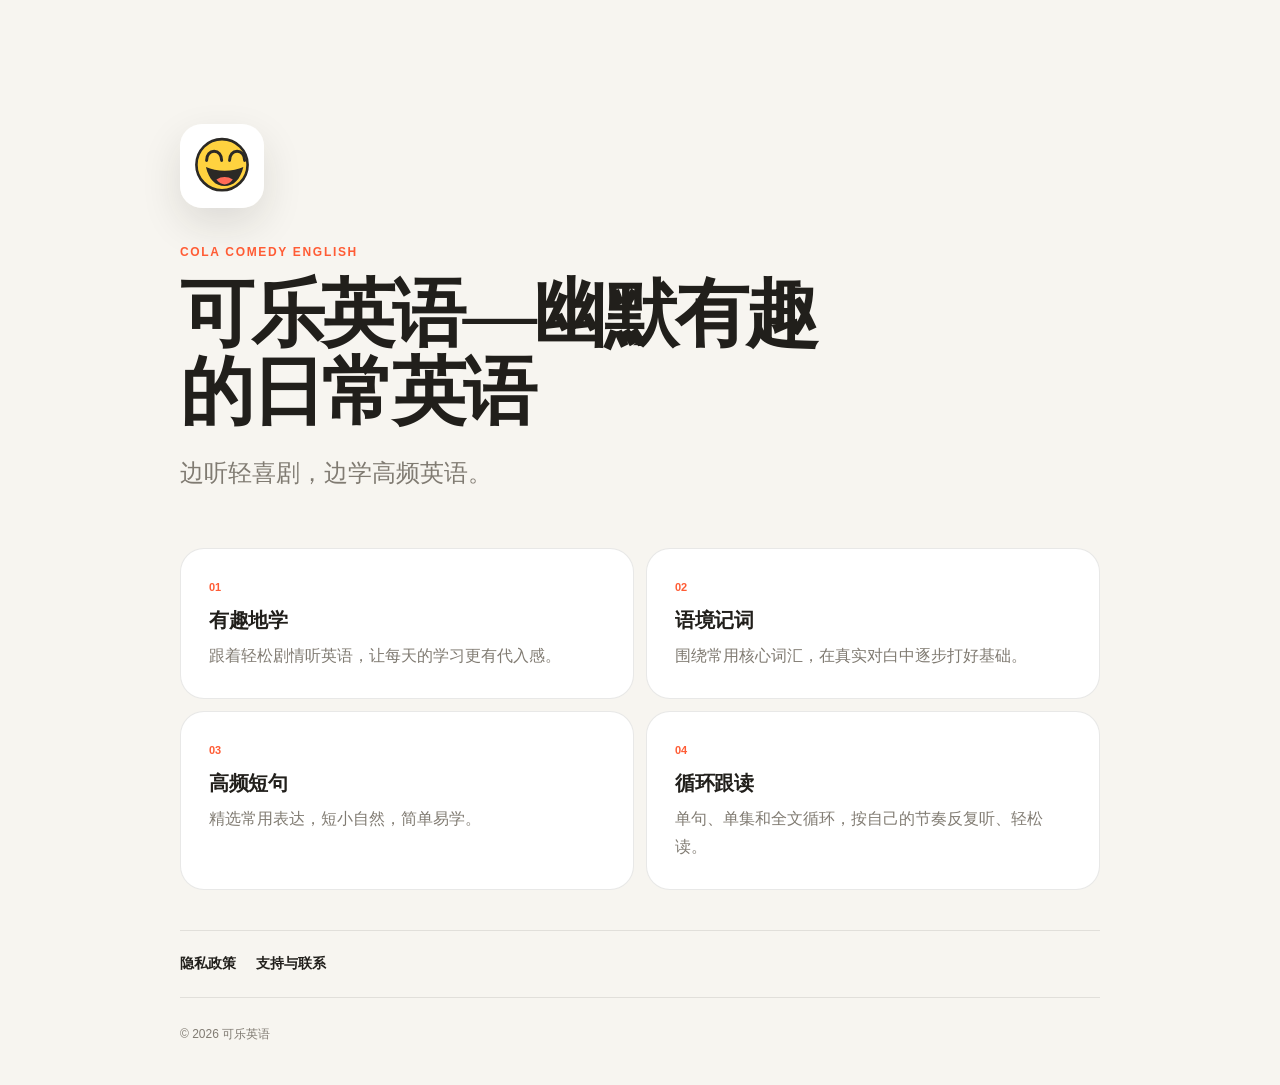
<file: index.html>
<!doctype html>
<html lang="zh-CN">
<head>
  <meta charset="utf-8">
  <meta name="viewport" content="width=device-width, initial-scale=1">
  <meta name="description" content="可乐英语—幽默有趣的日常英语：边听轻喜剧，边学高频英语。">
  <title>可乐英语—幽默有趣的日常英语</title>
  <link rel="stylesheet" href="styles.css">
</head>
<body>
  <main class="page">
    <header class="hero">
      <img src="app-icon.svg" alt="可乐英语图标" class="app-icon">
      <p class="eyebrow">COLA COMEDY ENGLISH</p>
      <h1>可乐英语—幽默有趣的日常英语</h1>
      <p class="lead">边听轻喜剧，边学高频英语。</p>
    </header>

    <section class="feature-grid" aria-label="产品特色">
      <article>
        <span>01</span>
        <h2>有趣地学</h2>
        <p>跟着轻松剧情听英语，让每天的学习更有代入感。</p>
      </article>
      <article>
        <span>02</span>
        <h2>语境记词</h2>
        <p>围绕常用核心词汇，在真实对白中逐步打好基础。</p>
      </article>
      <article>
        <span>03</span>
        <h2>高频短句</h2>
        <p>精选常用表达，短小自然，简单易学。</p>
      </article>
      <article>
        <span>04</span>
        <h2>循环跟读</h2>
        <p>单句、单集和全文循环，按自己的节奏反复听、轻松读。</p>
      </article>
    </section>

    <nav class="links" aria-label="法律与支持">
      <a href="privacy.html">隐私政策</a>
      <a href="support.html">支持与联系</a>
    </nav>

    <footer>© 2026 可乐英语</footer>
  </main>
</body>
</html>
</file>
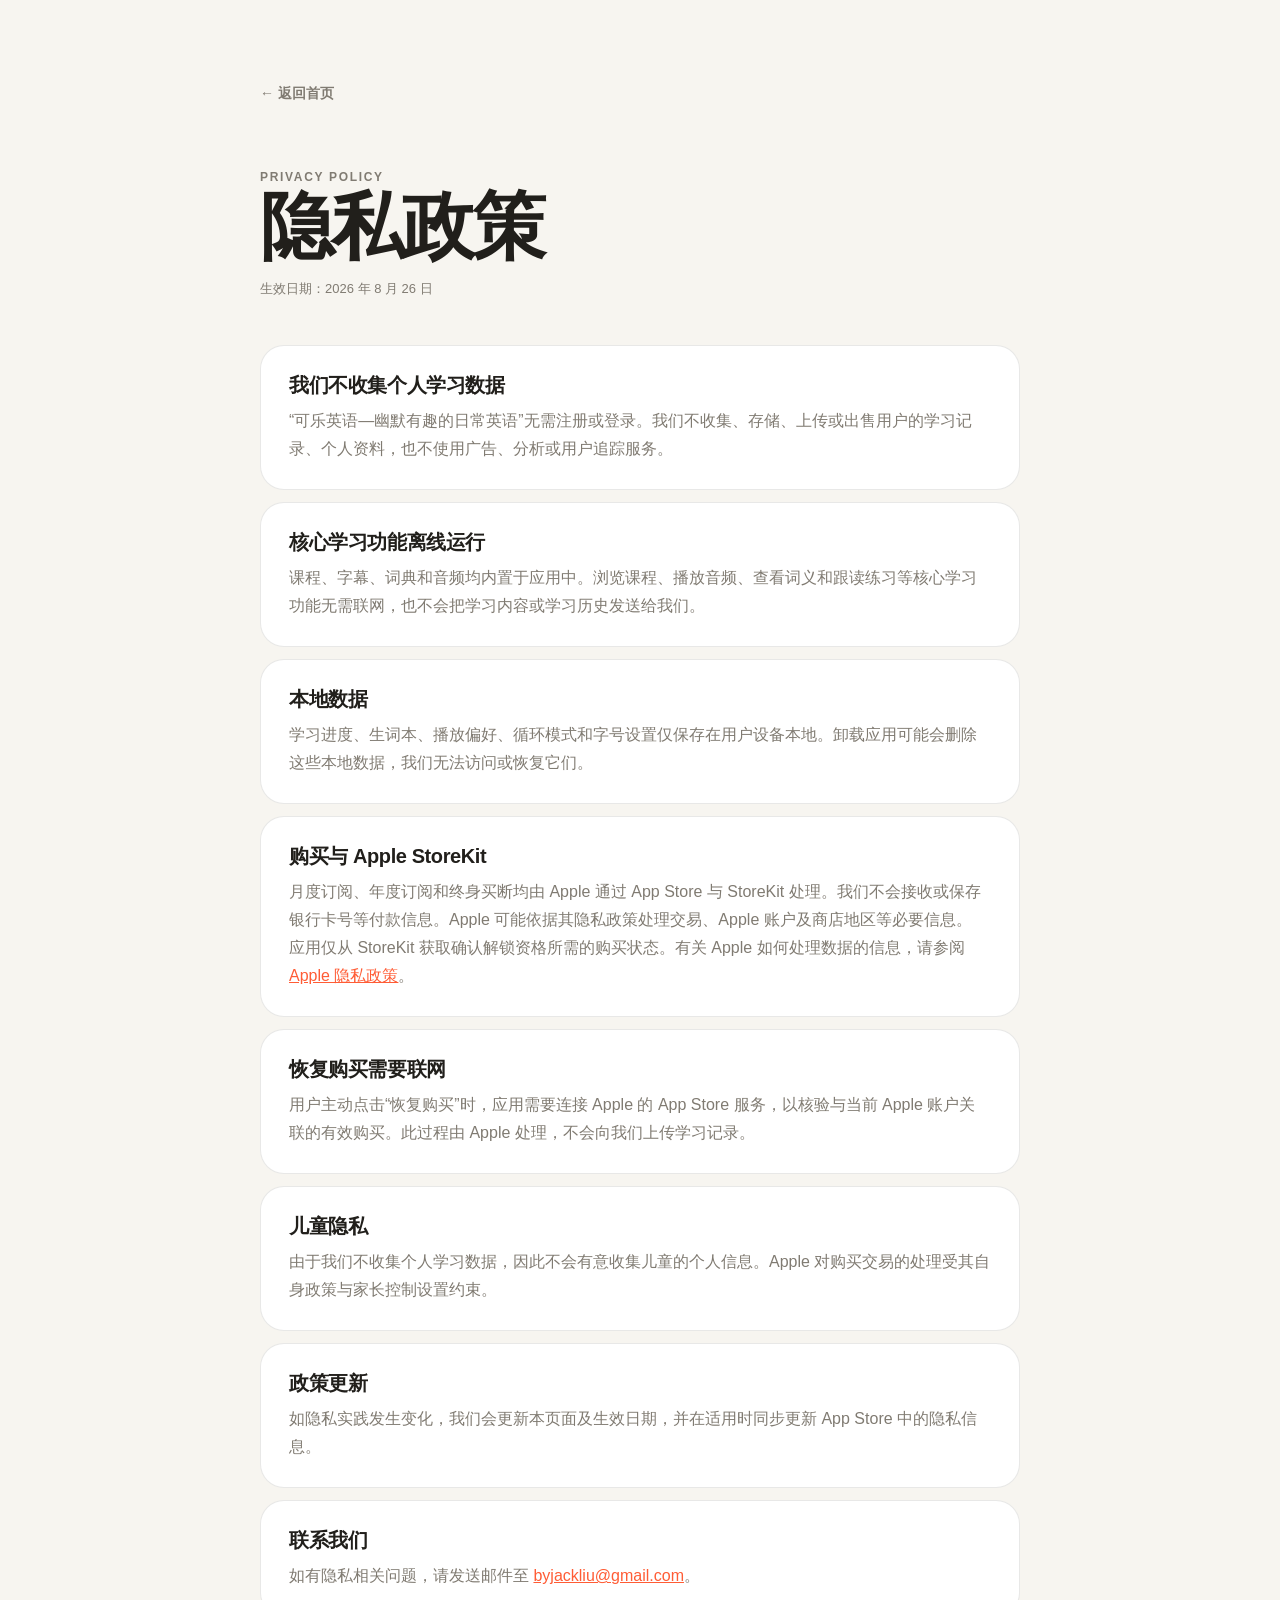
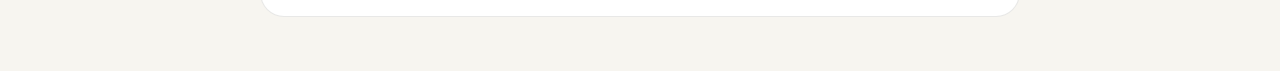
<file: privacy.html>
<!doctype html>
<html lang="zh-CN">
<head>
  <meta charset="utf-8">
  <meta name="viewport" content="width=device-width, initial-scale=1">
  <meta name="description" content="可乐英语—幽默有趣的日常英语隐私政策">
  <title>隐私政策 · 可乐英语—幽默有趣的日常英语</title>
  <link rel="stylesheet" href="styles.css">
</head>
<body>
  <main class="page document">
    <a class="back" href="index.html">← 返回首页</a>
    <p class="eyebrow">PRIVACY POLICY</p>
    <h1>隐私政策</h1>
    <p class="meta">生效日期：2026 年 8 月 26 日</p>

    <section>
      <h2>我们不收集个人学习数据</h2>
      <p>“可乐英语—幽默有趣的日常英语”无需注册或登录。我们不收集、存储、上传或出售用户的学习记录、个人资料，也不使用广告、分析或用户追踪服务。</p>
    </section>

    <section>
      <h2>核心学习功能离线运行</h2>
      <p>课程、字幕、词典和音频均内置于应用中。浏览课程、播放音频、查看词义和跟读练习等核心学习功能无需联网，也不会把学习内容或学习历史发送给我们。</p>
    </section>

    <section>
      <h2>本地数据</h2>
      <p>学习进度、生词本、播放偏好、循环模式和字号设置仅保存在用户设备本地。卸载应用可能会删除这些本地数据，我们无法访问或恢复它们。</p>
    </section>

    <section>
      <h2>购买与 Apple StoreKit</h2>
      <p>月度订阅、年度订阅和终身买断均由 Apple 通过 App Store 与 StoreKit 处理。我们不会接收或保存银行卡号等付款信息。Apple 可能依据其隐私政策处理交易、Apple 账户及商店地区等必要信息。</p>
      <p>应用仅从 StoreKit 获取确认解锁资格所需的购买状态。有关 Apple 如何处理数据的信息，请参阅 <a href="https://www.apple.com/legal/privacy/">Apple 隐私政策</a>。</p>
    </section>

    <section>
      <h2>恢复购买需要联网</h2>
      <p>用户主动点击“恢复购买”时，应用需要连接 Apple 的 App Store 服务，以核验与当前 Apple 账户关联的有效购买。此过程由 Apple 处理，不会向我们上传学习记录。</p>
    </section>

    <section>
      <h2>儿童隐私</h2>
      <p>由于我们不收集个人学习数据，因此不会有意收集儿童的个人信息。Apple 对购买交易的处理受其自身政策与家长控制设置约束。</p>
    </section>

    <section>
      <h2>政策更新</h2>
      <p>如隐私实践发生变化，我们会更新本页面及生效日期，并在适用时同步更新 App Store 中的隐私信息。</p>
    </section>

    <section>
      <h2>联系我们</h2>
      <p>如有隐私相关问题，请发送邮件至 <a href="mailto:byjackliu@gmail.com">byjackliu@gmail.com</a>。</p>
    </section>
  </main>
</body>
</html>
</file>
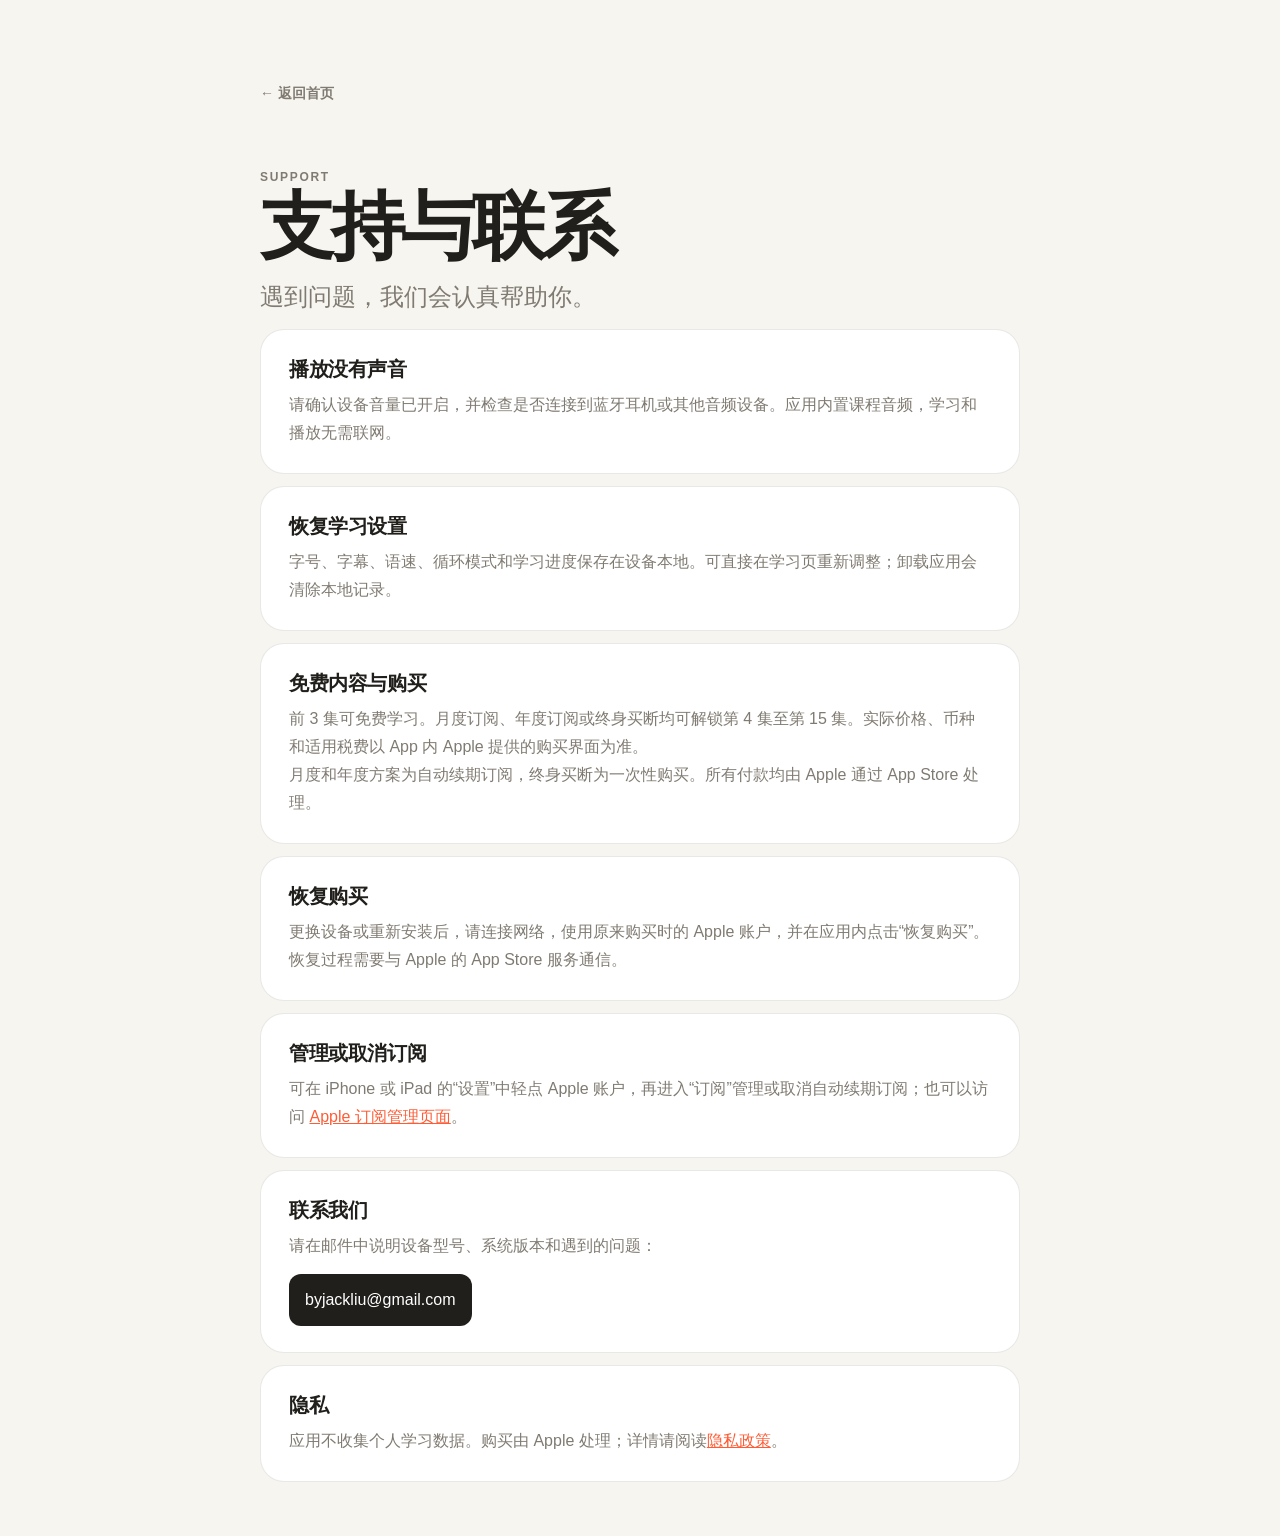
<file: support.html>
<!doctype html>
<html lang="zh-CN">
<head>
  <meta charset="utf-8">
  <meta name="viewport" content="width=device-width, initial-scale=1">
  <meta name="description" content="可乐英语—幽默有趣的日常英语支持与联系">
  <title>支持与联系 · 可乐英语—幽默有趣的日常英语</title>
  <link rel="stylesheet" href="styles.css">
</head>
<body>
  <main class="page document">
    <a class="back" href="index.html">← 返回首页</a>
    <p class="eyebrow">SUPPORT</p>
    <h1>支持与联系</h1>
    <p class="lead">遇到问题，我们会认真帮助你。</p>

    <section>
      <h2>播放没有声音</h2>
      <p>请确认设备音量已开启，并检查是否连接到蓝牙耳机或其他音频设备。应用内置课程音频，学习和播放无需联网。</p>
    </section>

    <section>
      <h2>恢复学习设置</h2>
      <p>字号、字幕、语速、循环模式和学习进度保存在设备本地。可直接在学习页重新调整；卸载应用会清除本地记录。</p>
    </section>

    <section>
      <h2>免费内容与购买</h2>
      <p>前 3 集可免费学习。月度订阅、年度订阅或终身买断均可解锁第 4 集至第 15 集。实际价格、币种和适用税费以 App 内 Apple 提供的购买界面为准。</p>
      <p>月度和年度方案为自动续期订阅，终身买断为一次性购买。所有付款均由 Apple 通过 App Store 处理。</p>
    </section>

    <section>
      <h2>恢复购买</h2>
      <p>更换设备或重新安装后，请连接网络，使用原来购买时的 Apple 账户，并在应用内点击“恢复购买”。恢复过程需要与 Apple 的 App Store 服务通信。</p>
    </section>

    <section>
      <h2>管理或取消订阅</h2>
      <p>可在 iPhone 或 iPad 的“设置”中轻点 Apple 账户，再进入“订阅”管理或取消自动续期订阅；也可以访问 <a href="https://apps.apple.com/account/subscriptions">Apple 订阅管理页面</a>。</p>
    </section>

    <section>
      <h2>联系我们</h2>
      <p>请在邮件中说明设备型号、系统版本和遇到的问题：</p>
      <p><a class="email-button" href="mailto:byjackliu@gmail.com?subject=可乐英语—幽默有趣的日常英语支持">byjackliu@gmail.com</a></p>
    </section>

    <section>
      <h2>隐私</h2>
      <p>应用不收集个人学习数据。购买由 Apple 处理；详情请阅读<a href="privacy.html">隐私政策</a>。</p>
    </section>
  </main>
</body>
</html>
</file>
<file: styles.css>
:root {
  color-scheme: light;
  --paper: #f7f5f0;
  --card: #ffffff;
  --ink: #211f1b;
  --muted: #807b72;
  --accent: #ff5c35;
  --line: rgba(33, 31, 27, .1);
  font-family: Inter, -apple-system, BlinkMacSystemFont, "PingFang SC",
    "Microsoft YaHei", sans-serif;
}

* { box-sizing: border-box; }

body {
  margin: 0;
  color: var(--ink);
  background: var(--paper);
}

a { color: inherit; }

.page {
  width: min(920px, calc(100% - 40px));
  margin: 0 auto;
  padding: 84px 0 42px;
}

.hero {
  max-width: 640px;
  padding: 40px 0 56px;
}

.app-icon {
  width: 84px;
  height: 84px;
  margin-bottom: 30px;
  border-radius: 22px;
  box-shadow: 0 16px 40px rgba(35, 31, 25, .12);
}

.eyebrow {
  margin: 0 0 12px;
  color: var(--accent);
  font-size: 12px;
  font-weight: 800;
  letter-spacing: .14em;
}

h1 {
  margin: 0;
  font-family: "New York", Georgia, "Songti SC", serif;
  font-size: clamp(42px, 8vw, 74px);
  line-height: 1.06;
  letter-spacing: -.045em;
}

.lead {
  margin: 22px 0 0;
  color: var(--muted);
  font-size: clamp(18px, 3vw, 24px);
  line-height: 1.6;
}

.feature-grid {
  display: grid;
  grid-template-columns: repeat(2, minmax(0, 1fr));
  gap: 12px;
}

.feature-grid article,
.document section {
  border: 1px solid var(--line);
  border-radius: 24px;
  background: var(--card);
}

.feature-grid article { padding: 28px; }
.feature-grid span { color: var(--accent); font-size: 11px; font-weight: 800; }

h2 {
  margin: 12px 0 8px;
  font-size: 20px;
  letter-spacing: -.02em;
}

p { line-height: 1.75; }
.feature-grid p, .document p { margin: 0; color: var(--muted); }

.links {
  display: flex;
  gap: 20px;
  margin-top: 40px;
  padding: 24px 0;
  border-top: 1px solid var(--line);
  border-bottom: 1px solid var(--line);
}

.links a, .back {
  font-size: 14px;
  font-weight: 700;
  text-decoration: none;
}

footer {
  padding-top: 28px;
  color: var(--muted);
  font-size: 12px;
}

.document { max-width: 760px; }
.document .back { display: inline-block; margin-bottom: 64px; color: var(--muted); }
.document h1 { margin-bottom: 12px; }
.document .meta { margin-bottom: 44px; font-size: 13px; }
.document section { margin: 12px 0; padding: 26px 28px; }
.document section h2 { margin-top: 0; }
.document section a { color: var(--accent); }

.email-button {
  display: inline-block;
  margin-top: 14px;
  padding: 12px 16px;
  border-radius: 12px;
  color: #fff !important;
  background: var(--ink);
  text-decoration: none;
}

@media (max-width: 640px) {
  .page { padding-top: 42px; }
  .hero { padding-top: 20px; }
  .feature-grid { grid-template-columns: 1fr; }
  .document .back { margin-bottom: 42px; }
}
</file>
